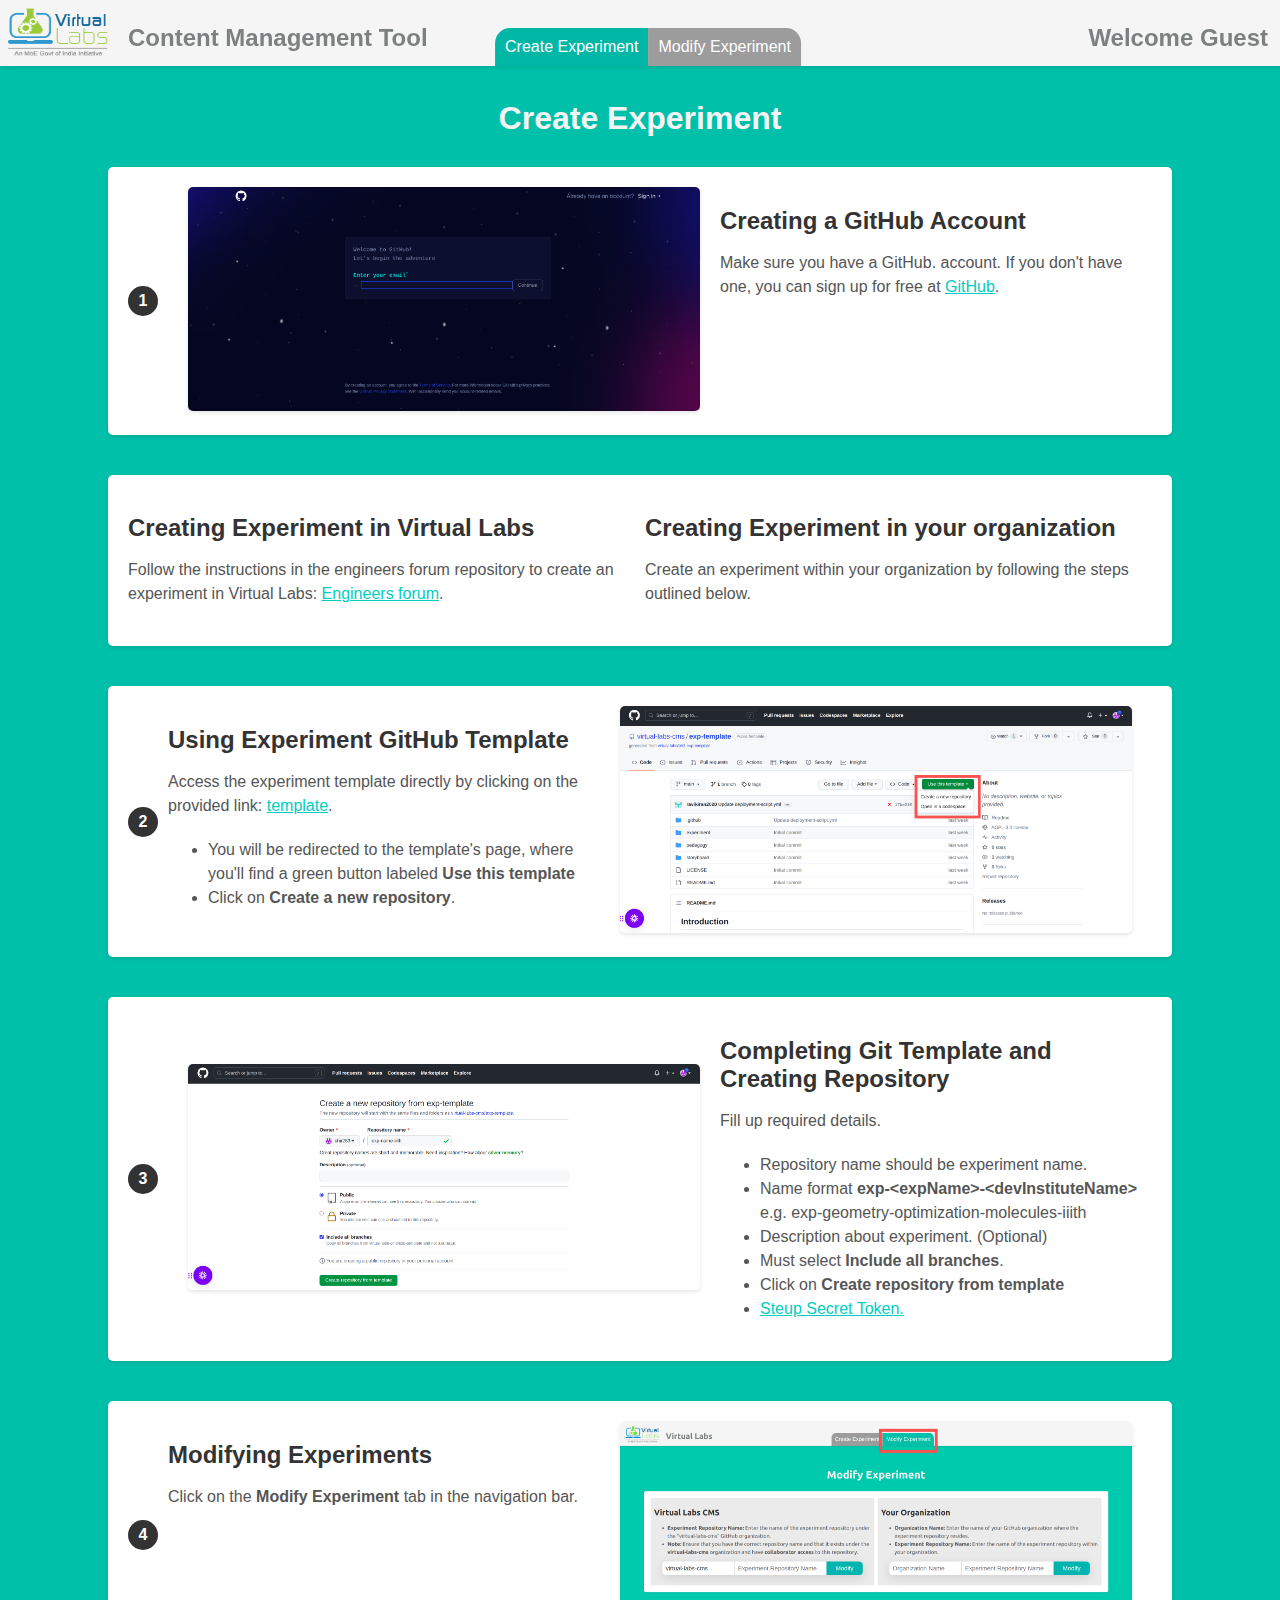
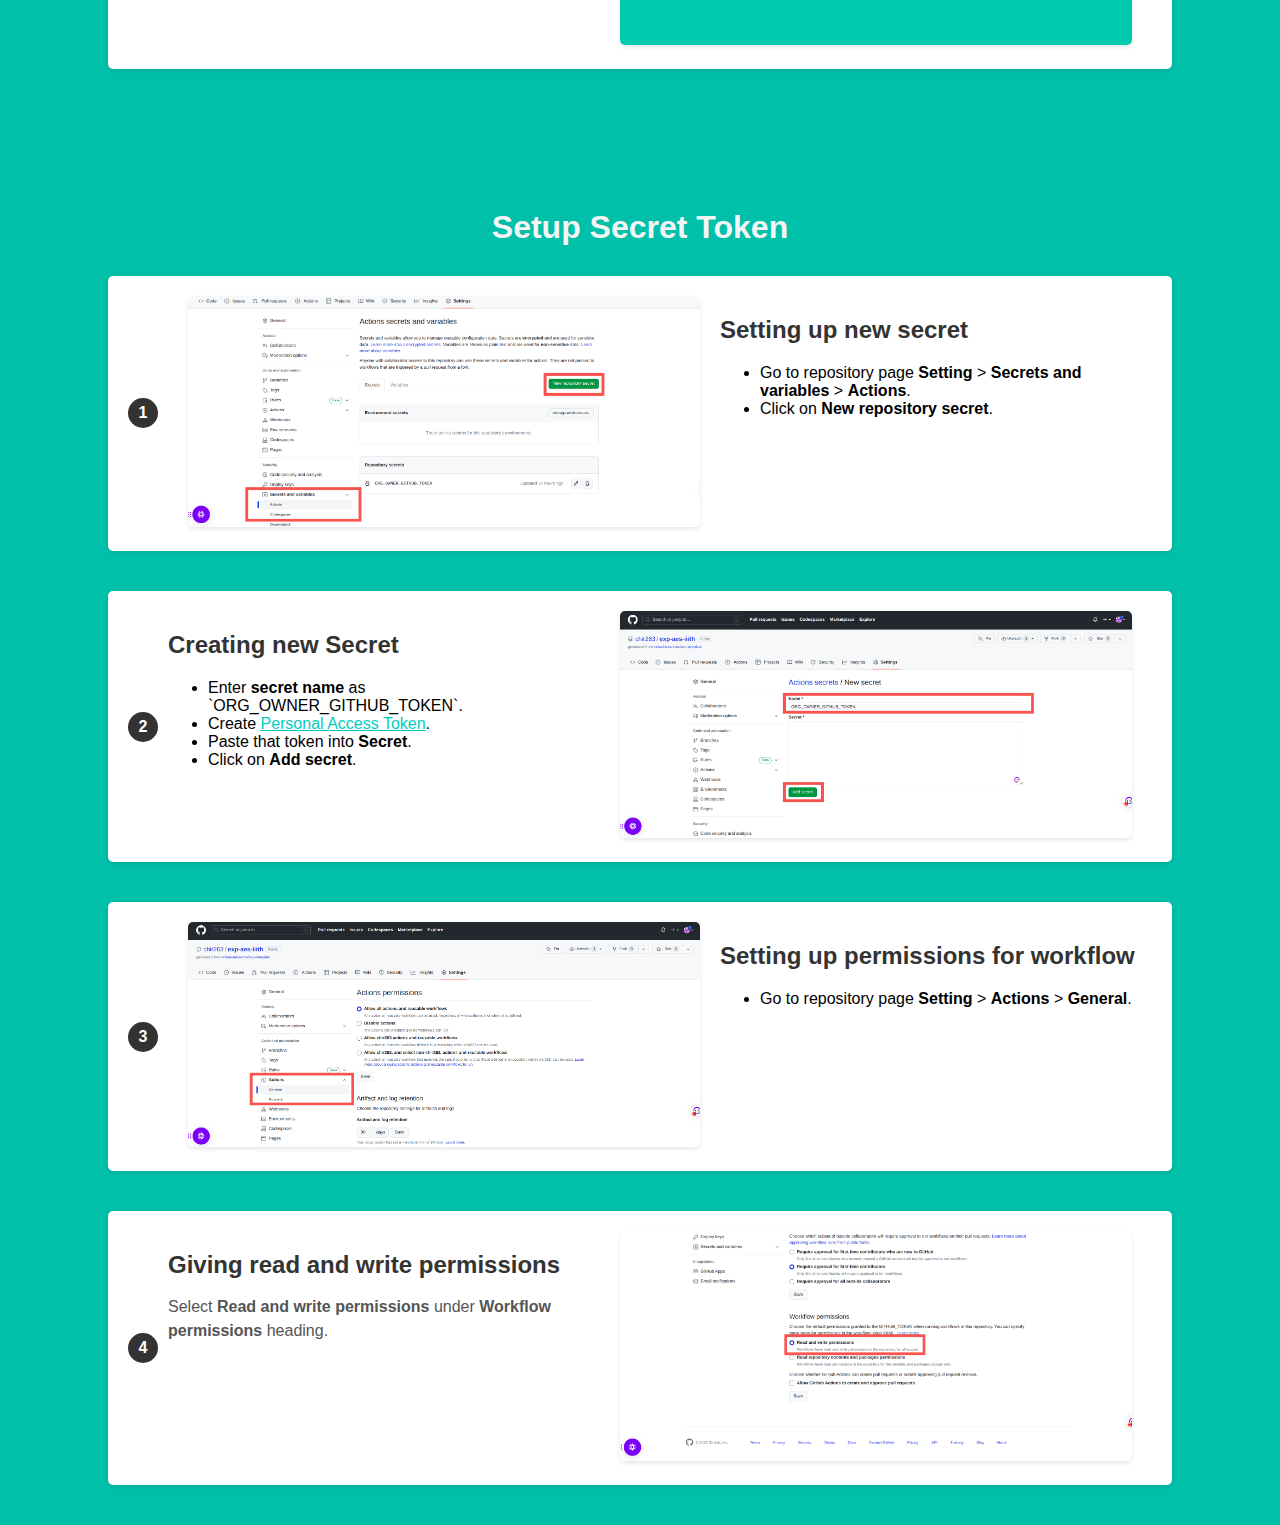
<file: index.html>
<!DOCTYPE html>
<html>
  <head>
    <title>Virtual Labs - Content Management Tool</title>
    <link rel="stylesheet" href="./css/style.css" />
    <link
      rel="icon"
      type="image/png"
      sizes="16x16"
      href="./images/favicon.ico"
    />
    <script>
      function switchTab(tab) {
        const tabSections = document.getElementsByClassName("tab-section");
        const tabLinks = document.getElementsByClassName("nav-link");

        for (let i = 0; i < tabSections.length; i++) {
          tabSections[i].classList.remove("active");
        }

        for (let i = 0; i < tabLinks.length; i++) {
          tabLinks[i].classList.remove("active");
        }

        const selectedTabSection = document.getElementById(tab + "Section");
        const selectedTabLink = document.querySelector(`#${tab}`);
        console.log(selectedTabLink, selectedTabSection);
        if (selectedTabSection && selectedTabLink) {
          selectedTabSection.classList.add("active");
          selectedTabLink.classList.add("active");
        }
      }
    </script>
  </head>
  <body>
    <header>
      <img
        src="./images/download.png"
        width="100px"
        height="50px"
        style="float: left"
      />
      <h1 class="title">Content Management Tool</h1>
      <h1 id="user">Welcome Guest</h1>
      <script>
        let user_name =
      JSON.parse(localStorage.getItem("netlify-cms-user"))?.login ;
        if (user_name){
          document.getElementById('user').innerHTML = `Hi, ${user_name}`;
        }
      </script>
      <nav class="nav">
        <div class="nav-item">
          <button
            class="nav-link active"
            id="create"
            onclick="switchTab('create')"
            style="margin-right: 0; border-top-left-radius: 15px"
          >
            Create Experiment
          </button>
        </div>
        <div class="nav-item">
          <button
            class="nav-link"
            id="modify"
            onclick="switchTab('modify')"
            style="margin-left: 0; border-top-right-radius: 15px"
          >
            Modify Experiment
          </button>
        </div>
      </nav>
    </header>
    <main>
      <section id="createSection" class="tab-section active">
        <h1>Create Experiment</h1>

        <div class="step">
          <div class="step-number">1</div>
          <div class="step-image">
            <img src="./images/step-1.png" alt="Creating a GitHub Account" class="myImg" />
          </div>
          <div class="step-description">
            <h2 class="step-title">Creating a GitHub Account</h2>
            <p class="step-text">
              Make sure you have a GitHub. account. If you don't have one, you
              can sign up for free at
              <a href="https://github.com/signup" target="_blank">GitHub</a>.
            </p>
          </div>
        </div>


        <div class="step">
          <div class="step-description" style="padding-right: 10px;">
            <h2 class="step-title">Creating Experiment in Virtual Labs</h2>
            <p class="step-text">
              Follow the instructions in the engineers forum repository to create an experiment in Virtual Labs:
              <a
                href="https://github.com/virtual-labs-cms/engineers-forum"
                target="_blank"
                >Engineers forum</a
              >.
              
            </p>
          </div>
          
          <div class="step-description">
            <h2 class="step-title">Creating Experiment in your organization</h2>
            <p class="step-text">
              Create an experiment within your organization by following the steps outlined below.
              
            </p>
          </div>
        </div>

        <div class="step">
          <div class="step-number">2</div>
          <div class="step-description">
            <h2 class="step-title">Using Experiment GitHub Template</h2>
            <p class="step-text">
              Access the experiment template directly by clicking on the
              provided link:
              <a
                href="https://github.com/virtual-labs-cms/exp-template"
                target="_blank"
                >template</a
              >.
              <ul class="step-text">
                <li>You will be redirected to the template's page, where you'll
              find a green button labeled <b>Use this template</b></li>
              
              <li>
              Click on <b>Create a new repository</b>.
              </li>
              </ul>
            </p>
          </div>
          <div class="step-image">
            <img src="./images/step-2.png" alt="Using Experiment GitHub Template" class="myImg" />
          </div>
          
        </div>

        <div class="step">
          <div class="step-number">3</div>
          <div class="step-image">
            <img src="./images/step-3.png" alt="Completing Git Template and Creating Repository" class="myImg"/>
          </div>
          <div class="step-description">
            <h2 class="step-title">Completing Git Template and Creating Repository</h2>
            <p class="step-text">
              Fill up required details.
              <ul class="step-text">
                <li>Repository name should be experiment name. </li>
                  <li>Name format <b>exp-&lt;expName&gt;-&lt;devInstituteName&gt;</b> e.g. exp-geometry-optimization-molecules-iiith</li>
              <li>
                Description about experiment. (Optional)
              </li>
              <li>
              Must select <b>Include all branches</b>.
              </li>
              <li>
                Click on <b>Create repository from template</b>
              </li>
              <li>
               <a href="#secret">Steup Secret Token.</a>
              </li>
              </ul>
            </p>
          </div>
        </div>
         <div class="step">
          <div class="step-number">4</div>
          
          <div class="step-description">
            <h2 class="step-title">Modifying Experiments</h2>
            <p class="step-text">
              Click on the <b>Modify Experiment</b> tab in the navigation bar.
            </p>
          </div>
          <div class="step-image">
            <img src="./images/step-5.png" alt="Modifying Experiments" class="myImg"/>
          </div>
        </div>


        <h1  id="secret" style="padding-top: 100px;" >Setup Secret Token</h1>

        <div class="step">
          <div class="step-number">1</div>
          <div class="step-image">
            <img src="./images/sec-1.png" alt="Creating a GitHub Account" class="myImg" />
          </div>
          <div class="step-description">
            <h2 class="step-title">Setting up new secret</h2>
            <p class="step-text">
              <ul>
                <li>Go to repository page <b>Setting</b> > <b>Secrets and variables</b> > <b>Actions</b>.</li>
                <li>Click on <b>New repository secret</b>.</li>
              </ul>
            </p>
          </div>
        </div>

        <div class="step">
          <div class="step-number">2</div>
          <div class="step-description">
            <h2 class="step-title">Creating new Secret</h2>
            <p class="step-text">
              <ul>
                <li>Enter <b>secret name</b> as `ORG_OWNER_GITHUB_TOKEN`.</li>
                <li>Create <a href="https://docs.github.com/en/enterprise-server@3.4/authentication/keeping-your-account-and-data-secure/managing-your-personal-access-tokens">Personal Access Token</a>.</li>
                <li>Paste that token into <b>Secret</b>.</li>
                <li>Click on  <b>Add secret</b>.</li>
              
              </ul>
            </p>
          </div>
          <div class="step-image">
            <img src="./images/sec-2.png" alt="Using Experiment GitHub Template" class="myImg" />
          </div>
          
        </div>

        <div class="step">
          <div class="step-number">3</div>
          <div class="step-image">
            <img src="./images/sec-3.png" alt="Completing Git Template and Creating Repository" class="myImg"/>
          </div>
          <div class="step-description">
            <h2 class="step-title">Setting up permissions for workflow</h2>
            <p class="step-text">
              <ul>
                <li>Go to repository page <b>Setting</b> > <b>Actions</b> > <b>General</b>.</li>
              </ul>
            </p>
          </div>
        </div>
         <div class="step">
          <div class="step-number">4</div>
          
          <div class="step-description">
            <h2 class="step-title">Giving read and write permissions</h2>
            <p class="step-text">
              Select <b>Read and write permissions</b> under <b>Workflow permissions</b> heading.
            </p>
          </div>
          <div class="step-image">
            <img src="./images/sec-4.png" alt="Modifying Experiments" class="myImg"/>
          </div>
        </div>
      </section>

      <section id="modifySection" class="tab-section">
        <h1>Modify Experiment</h1>

        <div class="step" style="width: 90%;">
          <div class="step-description"  style="background-color: #ebebeb;padding: 10px;border-radius: 5px;">
            <h2 class="step-title">Virtual Labs CMS</h2>
            <p class="step-text">
              <ul class="step-text">
                <li>
                <b>Experiment Repository Name:</b> Enter the name of the experiment repository under the "virtual-labs-cms" GitHub organization. 
                </li>
                <li>
                <b>Note:</b> Ensure that you have the correct repository name and that it exists under the <b>virtual-labs-cms</b> organization and have <b>collaborator access</b> to this repository.
                </li>
              </ul>
              
              <div class="form-section">
                <form id="cmsForm">
                  <input
                    type="text"
                    id="nameInput"
                    placeholder="Organization Name"
                    autocomplete="off"
                    style="border-top-left-radius: 10px;border-bottom-left-radius: 10px;border-right: 2px solid #dddddd;"
                    value="virtual-labs-cms"
                    disabled="true"
                    required
                  />
                  <input
                    type="text"
                    id="vlab-inp-rep"
                    placeholder="Experiment Repository Name"
                    autocomplete="off"
                    style="width:40%"
                    required
                  />
                  <button type="submit">Modify</button>
                </form>
              </div>
            </p>
          </div>
          <div style="width: 10px;"></div>
          <div class="step-description" style="background-color: #ebebeb;padding: 10px;border-radius: 5px;">
            <h2 class="step-title">Your Organization</h2>
            <p class="step-text">
              <ul class="step-text">
                <li><b>Organization Name:</b> Enter the name of your GitHub organization where the experiment repository resides.</li>
              <li>
              <b>Experiment Repository Name:</b> Enter the name of the experiment repository within your organization.
              </li>
              </ul>
              <div class="form-section">
                <form id="userForm">
                  <input
                    type="text"
                    id="user-inp-org"
                    placeholder="Organization Name"
                    autocomplete="off"
                    style="border-top-left-radius: 10px;border-bottom-left-radius: 10px;border-right: 2px solid #dddddd;"
                    required
                  />
                  <input
                    type="text"
                    id="user-inp-rep"
                    placeholder="Experiment Repository Name"
                    autocomplete="off"
                    style="width:40%"
                    required
                  />
                  <button type="submit">Modify</button>
                </form>
              </div>
            </p>
          </div>
        </div>
        <div class="step">
          <!-- <div class="step-number">4</div> -->
          
          <div class="step-description">
            <h2 class="step-title">Accessing Experiment Editing Page via Authentication</h2>
            <p class="step-text">
              <ul class="step-text">
                <li>
              Fill up required details.
                </li>
                  <li>Submit the above form.</li>
                  <li>You will be redirected to an authentication page.</li>
                  <li>If you are not already logged in, look for the <b>Login with GitHub</b> option.</li>
                  <li>Click on <b>Login with GitHub</b> to authenticate yourself.</li>
                  <li>Once authenticated, you will be redirected to the experiment editing page.</li>
              </ul>
            </p>
          </div>
          <div class="step-image">
            <img src="./images/step-4.png" alt="Accessing Experiment Editing Page via Authentication" class="myImg"/>
          </div>
        </div>
        <div class="step">
           <div class="step-image">
            <img src="./images/step-6.png" alt="Accessing Experiment Editing Page via Authentication" class="myImg"/>
          </div>
          <div class="step-description">
            <h2 class="step-title">Navigation Buttons on Experiment Editing Page</h2>
            <p class="step-text">
              The experiment editing page will always contain two fixed buttons located at the bottom right corner:
              <ul class="step-text">

              <li>   <b>Information Button:</b> To access the help manual or additional information, click on the "i" icon. This button will open the help manual, providing guidance and assistance related to the experiment editing process.</li>  
              <li>   <b>Deployment Button:</b> To redirect the user to the deployment link for experiment. This will be updated after each change. It may take 1-2 minutes to update site.</li>  
                <li><b>Home Button:</b> To redirect the user to the landing page, click on the "Home" icon. This will take you back to the main page or starting point of the application.</li>  
              
            </ul>
              Please utilize these buttons as needed for seamless navigation and accessing helpful resources during your editing experience.
            </p>
          </div>
        </div>
      </section>
      
    </main>
    <div id="myModal" class="modal">
      <span class="close">&times;</span>
      <img class="modal-content" id="img01">
      <div id="caption"></div>
    </div>
    <script src="./js/script.js"></script>
  </body>
</html>


<!-- Failed to persist entry: API_ERROR: Although you appear to have the correct authorization
  credentials, the `virtual-labs-cms` organization has enabled OAuth App access restrictions,
  meaning that data access to third-parties is limited. For more information on these
  restrictions, including how to enable this app,
  visit https://docs.github.com/articles/restricting-access-to-your-organization-s-data/ -->
</file>
<file: css/style.css>
/* General styles */
::-webkit-scrollbar {
    width: 4px;
    height: 3px;
}

::-webkit-scrollbar-track {
    border-radius: 10px;
    background-color: transparent;
}

::-webkit-scrollbar-thumb {
    border-radius: 10px;
    background: #7d8081;

    &:hover {
        background: #acadad;
    }
}

nav {
    font-size: 0;
}

nav>div {
    display: inline-block;
    font-size: 16px;
    /* Set your desired font size for the div elements */
}

body {
    margin: 0;
    padding: 0;
    background-color: rgb(0, 192, 169);
    font-family: -apple-system, BlinkMacSystemFont, "Segoe UI", "Roboto",
        "Oxygen", "Ubuntu", "Cantarell", "Fira Sans", "Droid Sans",
        "Helvetica Neue", sans-serif;
    scroll-behavior: smooth;
}

html {
    scroll-behavior: smooth;
}

/* Navigation bar styles */

header {
    position: fixed;
    top: 0;
    left: 0;
    width: 100%;
    background-color: #f5f5f5;
    color: #fff;
    padding: 8px;
    text-align: center;
    z-index: 100;
    margin-bottom: 0;
    /* padding-bottom: 0px; */
    box-shadow: 0 2px 4px rgba(0, 0, 0, 0.1);
}

.title {
    font-size: 24px;
    font-weight: bold;
    color: #7d8081;
    position: absolute;
    margin-left: 120px;
}

#user {
    float: right;
    position: relative;
    right: 20px;
    margin-left: auto;
    margin-bottom: 0;
    font-size: 24px;
    font-weight: bold;
    color: #7d8081;
}

.nav {
    margin-top: 20px;
    position: absolute;
    left: 50%;
    transform: translateX(-50%);
}

.nav-item {
    display: inline-block;
    margin-right: 0px;
    padding: 0;
}

.nav-link {
    background-color: #9c9c9c;
    border: none;
    color: #fff;
    cursor: pointer;
    font-size: 16px;
    padding: 10px;
}

.nav-link:hover {
    background-color: #969595;
}

.nav-link.active {
    background-color: #00b7a5;
}

.nav-link.active:hover {
    background-color: #259b97;
}

/* Content styles */

main {
    margin-top: 100px;
    padding: 0;
}

h1 {
    font-size: 32px;
    margin-bottom: 20px;
}

p {
    font-size: 18px;
    line-height: 1.5;
    margin-bottom: 20px;
}

.button {
    padding: 10px 20px;
    background-color: #259b97;
    color: #fff;
    border: none;
    border-radius: 4px;
    font-size: 18px;
    cursor: pointer;
}

.button:hover {
    background-color: #207a7a;
}

.tab-section {
    display: none;
}

.tab-section.active {
    display: block;
}

a {
    color: #00cec0;
}

#createSection {
    text-align: center;
}

#modifySection {
    text-align: center;
}

#createSection>div {
    margin-left: auto;
    margin-right: auto;
    text-align: left;
}

#modifySection>div {
    margin-left: auto;
    margin-right: auto;
    text-align: left;
}

h1 {
    text-align: center;
    margin-bottom: 30px;
    color: #f4f4f4;
}

.step {
    display: flex;
    width: 80%;
    align-items: center;
    margin-bottom: 40px;
    background-color: #fff;
    border-radius: 5px;
    box-shadow: 0 2px 4px rgba(0, 0, 0, 0.1);
    padding: 20px;
    transition: transform 0.3s;
    cursor: default;
}

.step:hover {
    transform: scale(1.02);
    box-shadow: 0 4px 8px rgba(0, 0, 0, 0.1);
}

.step-image {
    flex: 0 0 50%;
    margin-right: 20px;
    margin-left: 20px;
    position: relative;
    cursor: pointer;
}

.step-image:before {
    content: "";
    position: absolute;
    top: -10px;
    left: -10px;
    right: -10px;
    bottom: -10px;
    /* border: 2px solid #aaa; */
    border-radius: 10px;
}

.step-image img {
    width: 100%;
    height: auto;
    border-radius: 5px;
    box-shadow: 0 2px 4px rgba(0, 0, 0, 0.1);
    position: relative;
    z-index: 1;
}

.step-description {
    flex: 1;
    align-self: flex-start;
}

.step-title {
    font-size: 24px;
    margin-bottom: 10px;
    color: #333;
}

.step-text {
    font-size: 16px;
    line-height: 1.5;
    color: #555;
}

.step-number {
    display: inline-block;
    width: 30px;
    height: 30px;
    background-color: #333;
    color: #fff;
    font-size: 16px;
    font-weight: bold;
    border-radius: 50%;
    text-align: center;
    line-height: 30px;
    margin-right: 10px;
}

.form-section {
    display: flex;
    align-items: center;
    justify-content: center;
    text-align: center;
    background-color: transparent;
}

.form-section form {
    display: flex;
    flex-direction: row;
    align-items: center;
    justify-content: center;
    flex-wrap: wrap;
    border-radius: 10px;
    box-shadow: rgba(100, 100, 111, 0.2) 0px 7px 29px 0px;
}

.form-section input[type="text"] {
    padding: 10px;
    margin-right: 0;
    border: none;
    background-color: white;
    color: #3f3f3f;
    transition: background-color 0.3s ease;
    width: 30%;
    font-size: 18px;
    flex-grow: 1;
    /* border-top-left-radius: 10px;
    border-bottom-left-radius: 10px; */
    border-right: none;
}

.form-section input[type="text"]:hover {
    cursor: default;
}

.form-section input[type="text"]:focus {
    background-color: #d0d0d1;
    outline: none;
}

.form-section button[type="submit"] {
    padding: 10px 20px;
    background-color: #2bafab;
    border: none;
    color: #ffffff;
    transition: background-color 0.3s ease;
    flex-grow: 1;
    border-radius: 0;
    font-size: 18px;
    border-top-right-radius: 10px;
    border-bottom-right-radius: 10px;
}

.form-section button[type="submit"]:hover {
    background-color: #0f968f;
    cursor: pointer;
}

.form-section button[type="submit"]:active {
    background-color: #076760;
}


.step-image {
    border-radius: 5px;
    cursor: pointer;
    transition: 0.3s;
}

.step-image:hover {
    opacity: 0.7;
}

/* The Modal (background) */
.modal {
    display: none;
    /* Hidden by default */
    position: fixed;
    /* Stay in place */
    z-index: 1000;
    /* Sit on top */
    padding-top: 100px;
    /* Location of the box */
    left: 0;
    top: 0;
    width: 100%;
    /* Full width */
    height: 100%;
    /* Full height */
    overflow: auto;
    /* Enable scroll if needed */
    background-color: rgb(0, 0, 0);
    /* Fallback color */
    background-color: rgba(0, 0, 0, 0.9);
    /* Black w/ opacity */
    overflow: hidden;
}

/* Modal Content (image) */
.modal-content {
    margin: auto;
    display: block;
    width: 80%;
    /* max-width: 700px; */
}

/* Caption of Modal Image */
#caption {
    margin: auto;
    display: block;
    width: 80%;
    max-width: 700px;
    text-align: center;
    color: #ccc;
    padding: 10px 0;
    height: 150px;
}

/* Add Animation */
.modal-content,
#caption {
    -webkit-animation-name: zoom;
    -webkit-animation-duration: 0.6s;
    animation-name: zoom;
    animation-duration: 0.6s;
}

@-webkit-keyframes zoom {
    from {
        -webkit-transform: scale(0)
    }

    to {
        -webkit-transform: scale(1)
    }
}

@keyframes zoom {
    from {
        transform: scale(0)
    }

    to {
        transform: scale(1)
    }
}

/* The Close Button */
.close {
    position: absolute;
    top: 15px;
    right: 35px;
    color: #f1f1f1;
    font-size: 40px;
    font-weight: bold;
    transition: 0.3s;
}

.close:hover,
.close:focus {
    color: #bbb;
    text-decoration: none;
    cursor: pointer;
}

/* 100% Image Width on Smaller Screens */
@media only screen and (max-width: 700px) {
    .modal-content {
        width: 100%;
    }
}
</file>
